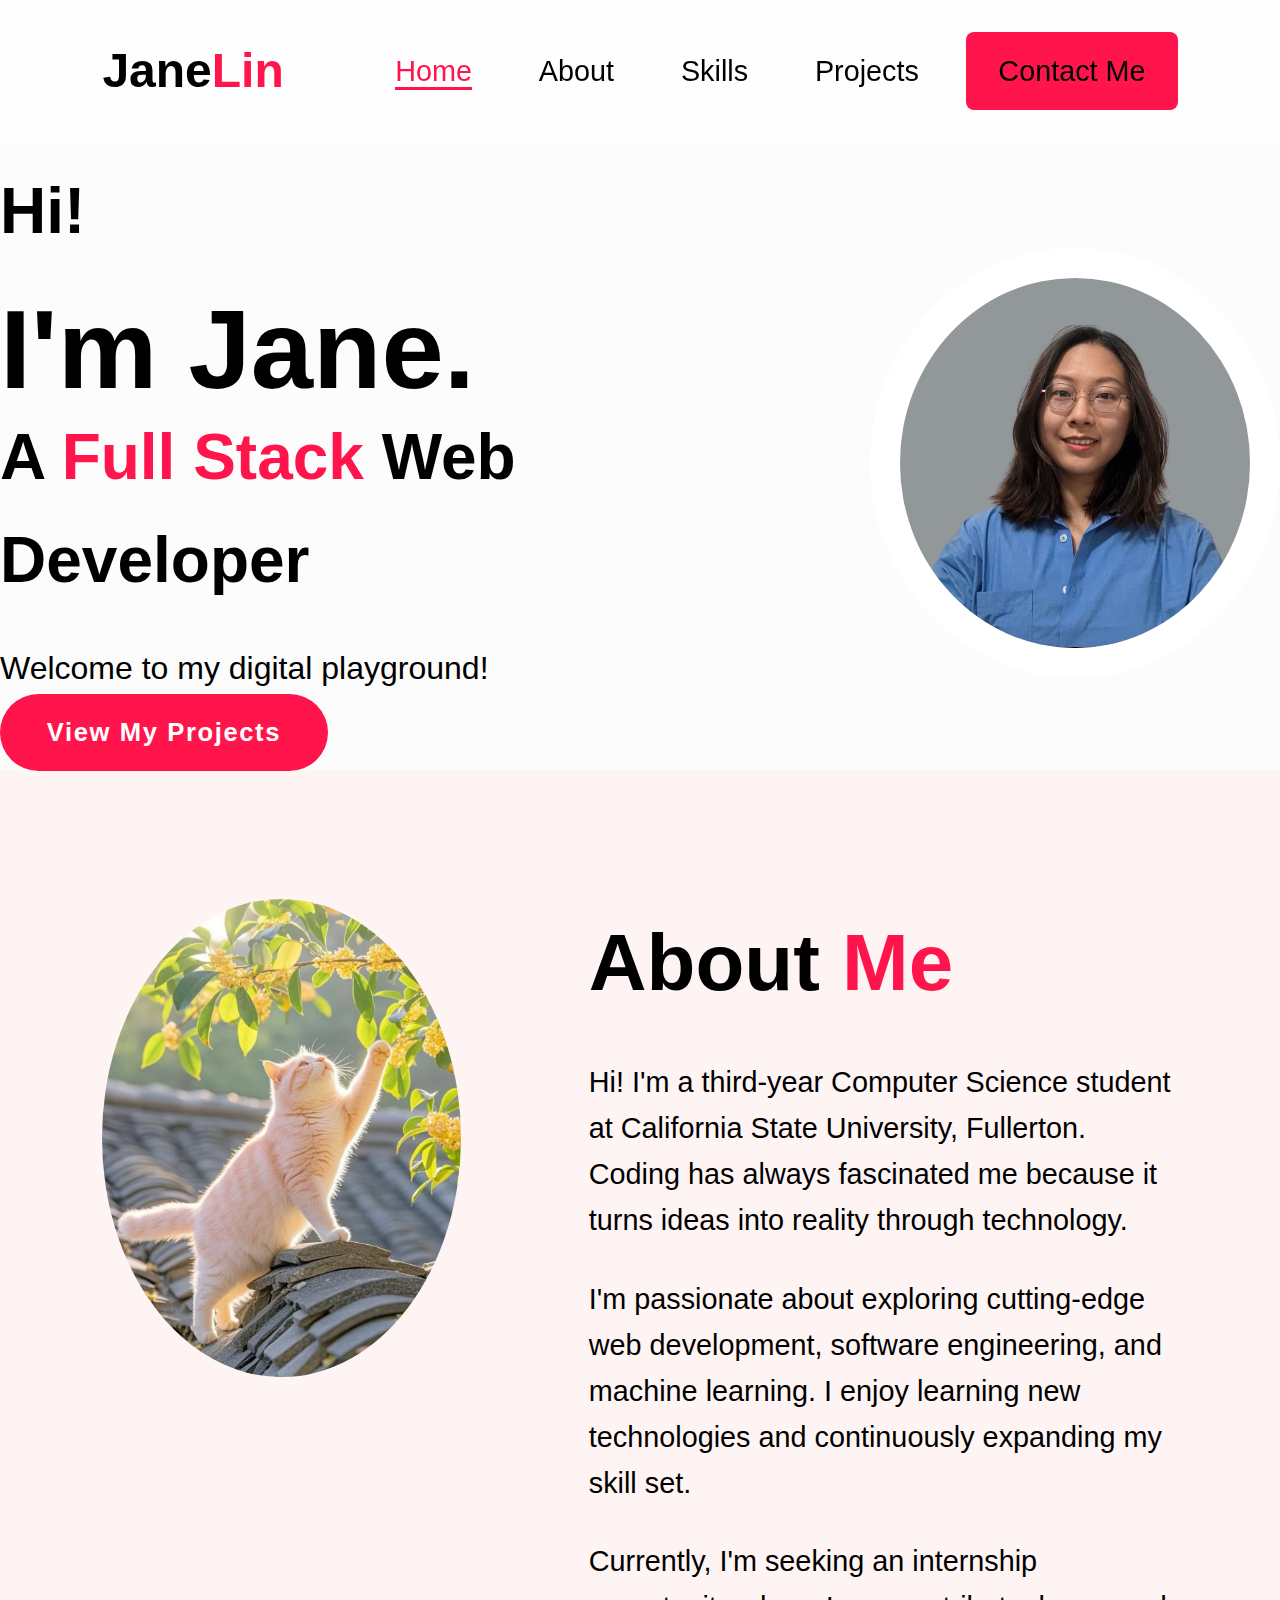
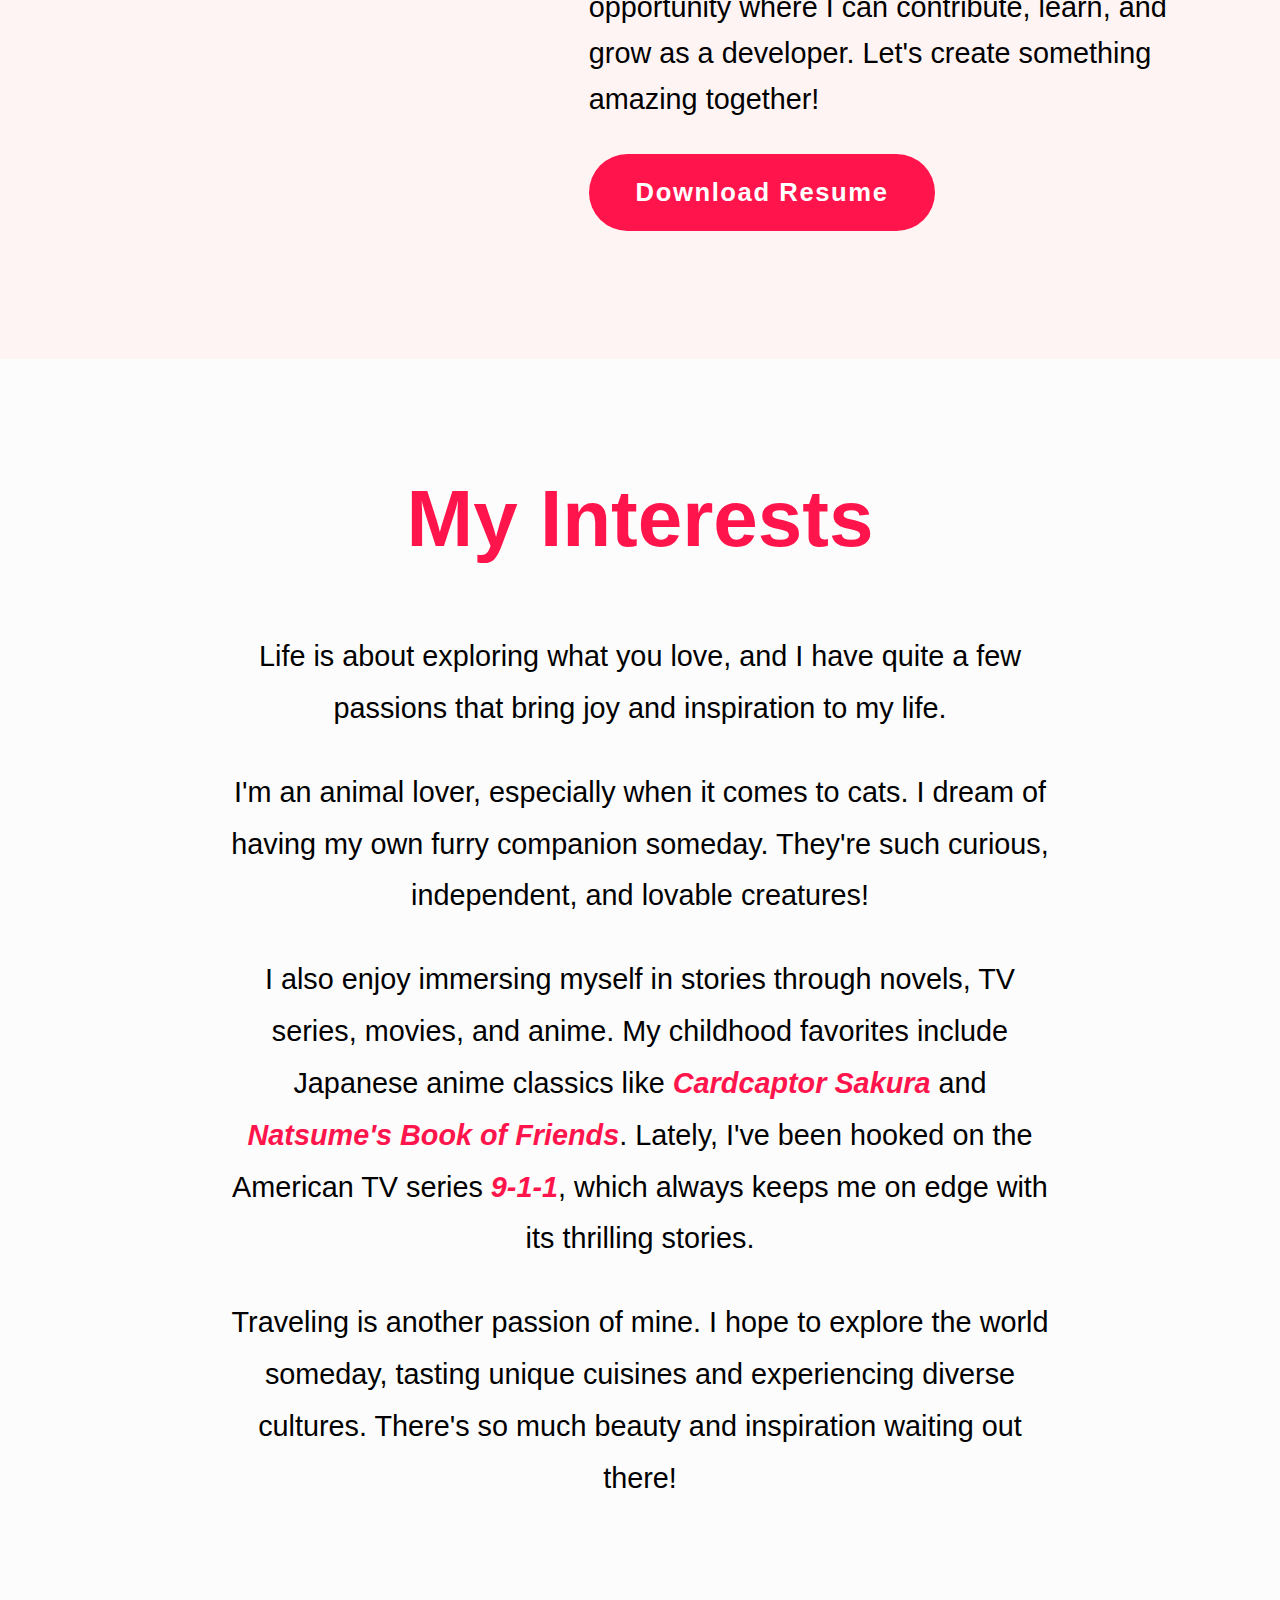
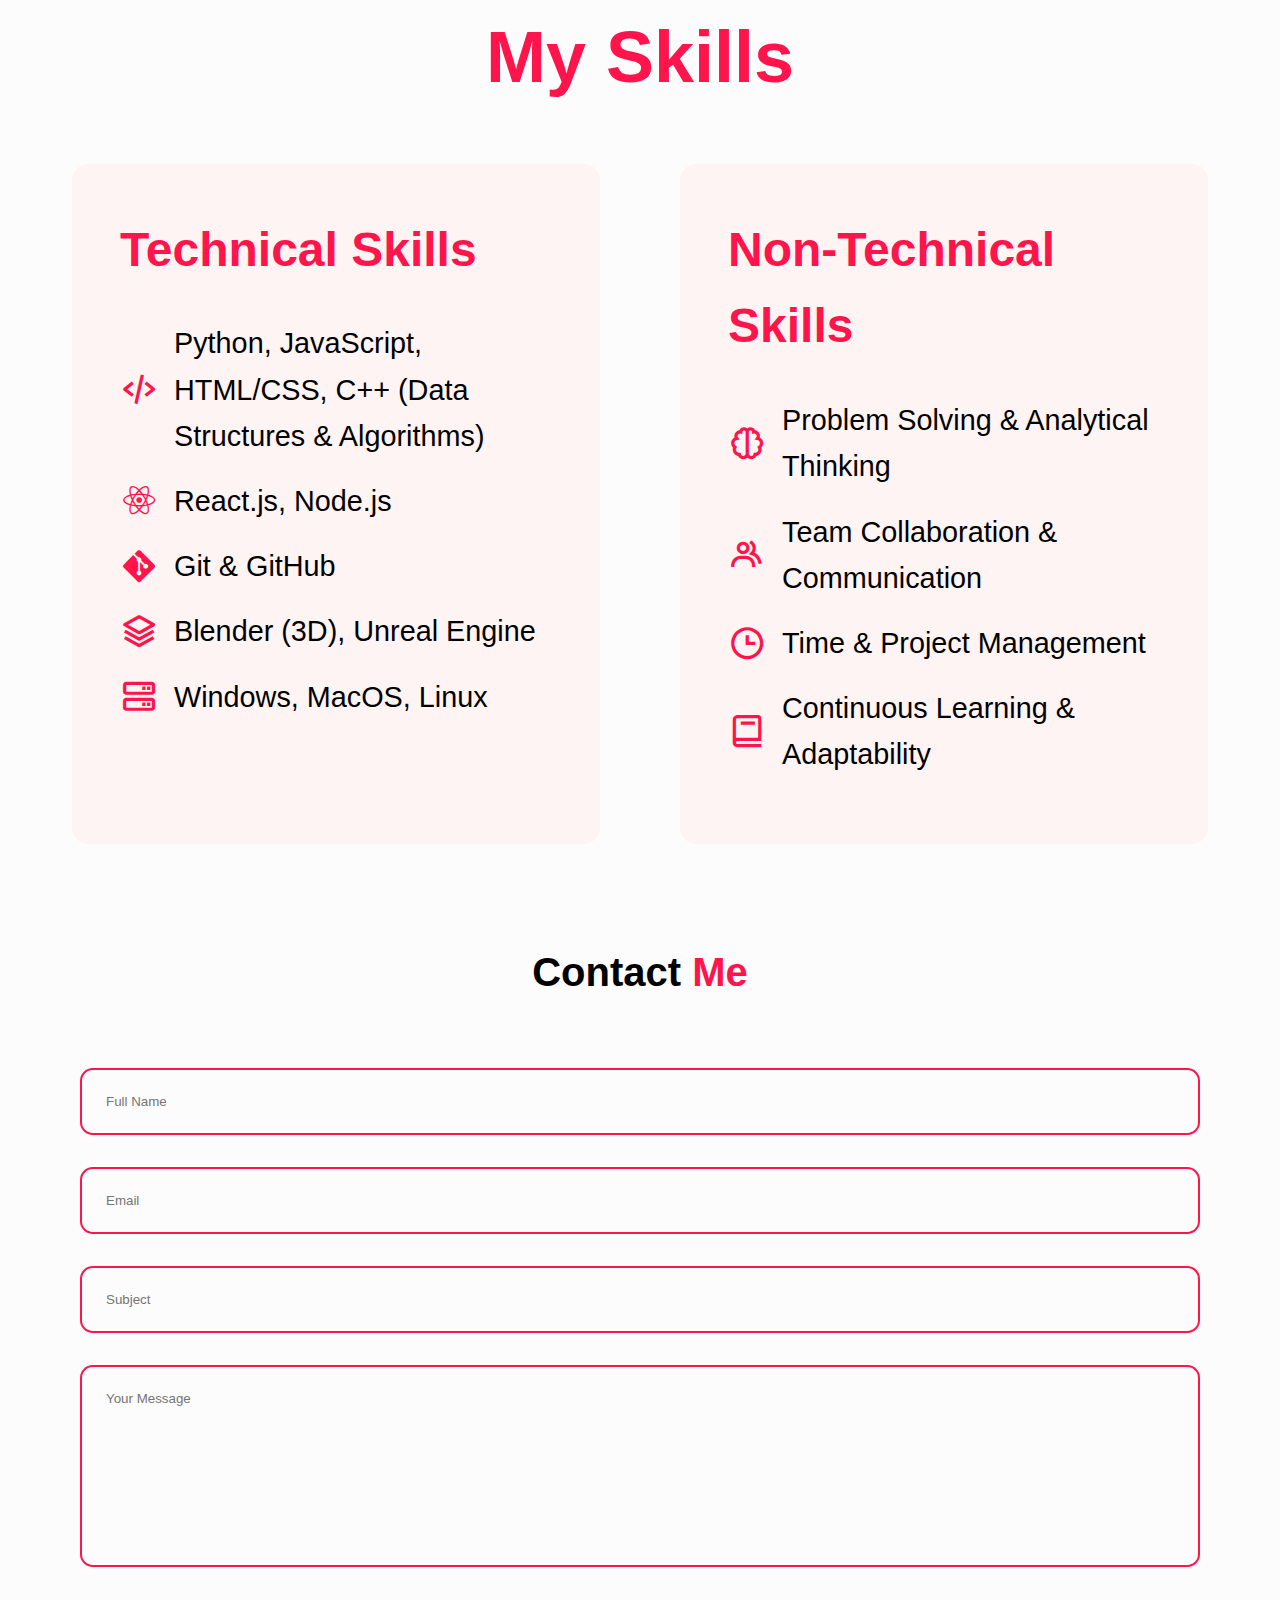
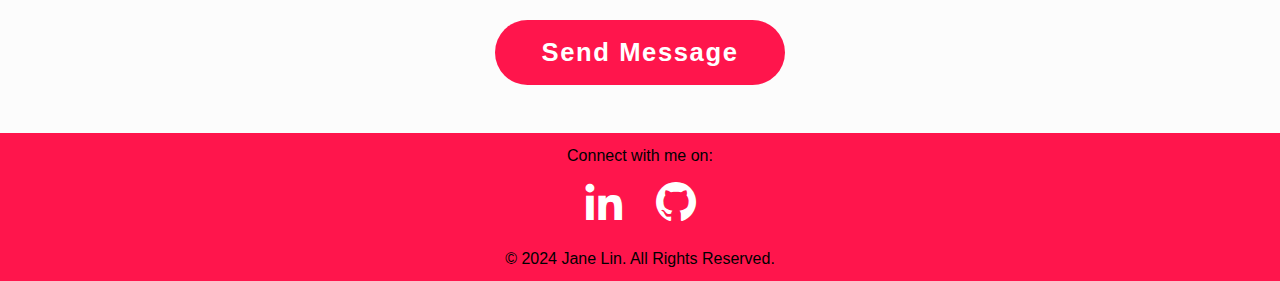
<file: CPSC 349 final project/index.html>
<!DOCTYPE html>
<html lang="en">
<head>
    <meta charset="UTF-8">
    <meta name="viewport" content="width=device-width, initial-scale=1.0">
    <title>Jane Lin Portfolio</title>
    <link rel="stylesheet" href="style.css">
    <link href="https://cdn.jsdelivr.net/npm/boxicons@2.1.4/css/boxicons.min.css" rel="stylesheet">
</head>
<body>

<!-- Navbar -->
<header class="header">
    <a href="#home" class="logo">Jane<span>Lin</span></a>

    <nav class="navbar">
        <a href="#home" class="active">Home</a>
        <a href="#about">About</a>
        <a href="#skills">Skills</a>
        <a href="projects.html" class="nav-link">Projects</a>
    </nav>

    <a href="#contact" class="contact">Contact Me</a>
</header>

<!-- Homepage -->
<section id="home" class="home">
    <div class="home-content">
        <h3>Hi!</h3>
        <h1>I'm Jane.</h1>
        <h3 class="text-animation">A <span>Full Stack </span>Web Developer</h3>
        <p>Welcome to my digital playground! </p>
        <a href="projects.html" class="btn primary-btn">View My Projects</a> <!-- 引导到 Projects 页面 -->
    </div>

    <div class="home-img">
        <img src="image.jpg" alt="Profile Image">
    </div>
</section>

<!-- About Section -->
<section id="about" class="about">
    <div class="about-img">
        <img src="cat.JPG" alt="About Image">
    </div>

    <div class="about-content">
        <h2 class="heading">About <span>Me</span></h2>
        <p>
          Hi! I'm a third-year Computer Science student at California State University, Fullerton. 
          Coding has always fascinated me because it turns ideas into reality through technology.
      </p>
      <p>
          I'm passionate about exploring cutting-edge web development, software engineering, and machine learning.
          I enjoy learning new technologies and continuously expanding my skill set.
      </p>
      <p>
          Currently, I'm seeking an internship opportunity where I can contribute, learn, and grow as a developer. 
          Let's create something amazing together!
      </p>
      <a href="https://docs.google.com/document/d/1BwM1DqgLJeQHEiapROVxtsJxMdTAMgETtHqBFyuIk3k/edit?usp=drive_link" class="btn" target="_blank" rel="noopener noreferrer">
        Download Resume
    </a>
    </div>
</section>

<!-- Interests Section -->
<section id="interests" class="interests-content">
  <h2 class="heading">My <span>Interests</span></h2>

  <p>
      Life is about exploring what you love, and I have quite a few passions that bring joy and inspiration to my life.
  </p>

  <p>
      I'm an animal lover, especially when it comes to cats. I dream of having my own furry companion someday. 
      They're such curious, independent, and lovable creatures!
  </p>

  <p>
      I also enjoy immersing myself in stories through novels, TV series, movies, and anime. 
      My childhood favorites include Japanese anime classics like <em>Cardcaptor Sakura</em> and <em>Natsume's Book of Friends</em>. 
      Lately, I've been hooked on the American TV series <em>9-1-1</em>, which always keeps me on edge with its thrilling stories.
  </p>

  <p>
      Traveling is another passion of mine. 
      I hope to explore the world someday, tasting unique cuisines and experiencing diverse cultures. 
      There's so much beauty and inspiration waiting out there!
  </p>
</section>

<!-- Skills Section -->
<section id="skills" class="skills-content">
  <h2 class="heading">My <span>Skills</span></h2>

  <div class="skills-container">
      <!-- Technical Skills -->
      <div class="skill-category">
          <h3>Technical Skills</h3>
          <ul class="skills-list">
              <li><i class='bx bx-code-alt'></i> Python, JavaScript, HTML/CSS, C++ (Data Structures & Algorithms)</li>
              <li><i class='bx bxl-react'></i> React.js, Node.js</li>
              <li><i class='bx bxl-git'></i> Git & GitHub</li>
              <li><i class='bx bx-layer'></i> Blender (3D), Unreal Engine</li>
              <li><i class='bx bx-server'></i> Windows, MacOS, Linux</li>
          </ul>
      </div>

      <!-- Non-Technical Skills -->
      <div class="skill-category">
          <h3>Non-Technical Skills</h3>
          <ul class="skills-list">
              <li><i class='bx bx-brain'></i> Problem Solving & Analytical Thinking</li>
              <li><i class='bx bx-group'></i> Team Collaboration & Communication</li>
              <li><i class='bx bx-time'></i> Time & Project Management</li>
              <li><i class='bx bx-book'></i> Continuous Learning & Adaptability</li>
          </ul>
      </div>
  </div>
</section>



<!-- Contact Form -->
 <section id="contact" class="contacts">
  <h2 class = "#">Contact <span>Me</span></h2>
  <form action = "#">
    <div class = "input-box">
    <input type="text" placeholder="Full Name" required>
    <input type="email" placeholder="Email" required>
    <input type="subject" placeholder="Subject" required>
  </div>

    <textarea name = "" id ="" cols="30"
    rows="10" placeholder="Your Message"></textarea>

    <input type = "submit" value = "Send Message" class = "btn">
    
  </form>
</section>

<!-- Footer -->
<footer>
    <p>Connect with me on:</p>
    <div class="social-icons">
        <a href="https://linkedin.com/in/enhui-lin-m1522" target="_blank"><i class='bx bxl-linkedin'></i></a>
        <a href="https://github.com/elin525" target="_blank"><i class='bx bxl-github'></i></a>
    </div>
    <p>&copy; 2024 Jane Lin. All Rights Reserved.</p>
</footer>

<script src="async.js"></script>
</body>
</html>
</file>
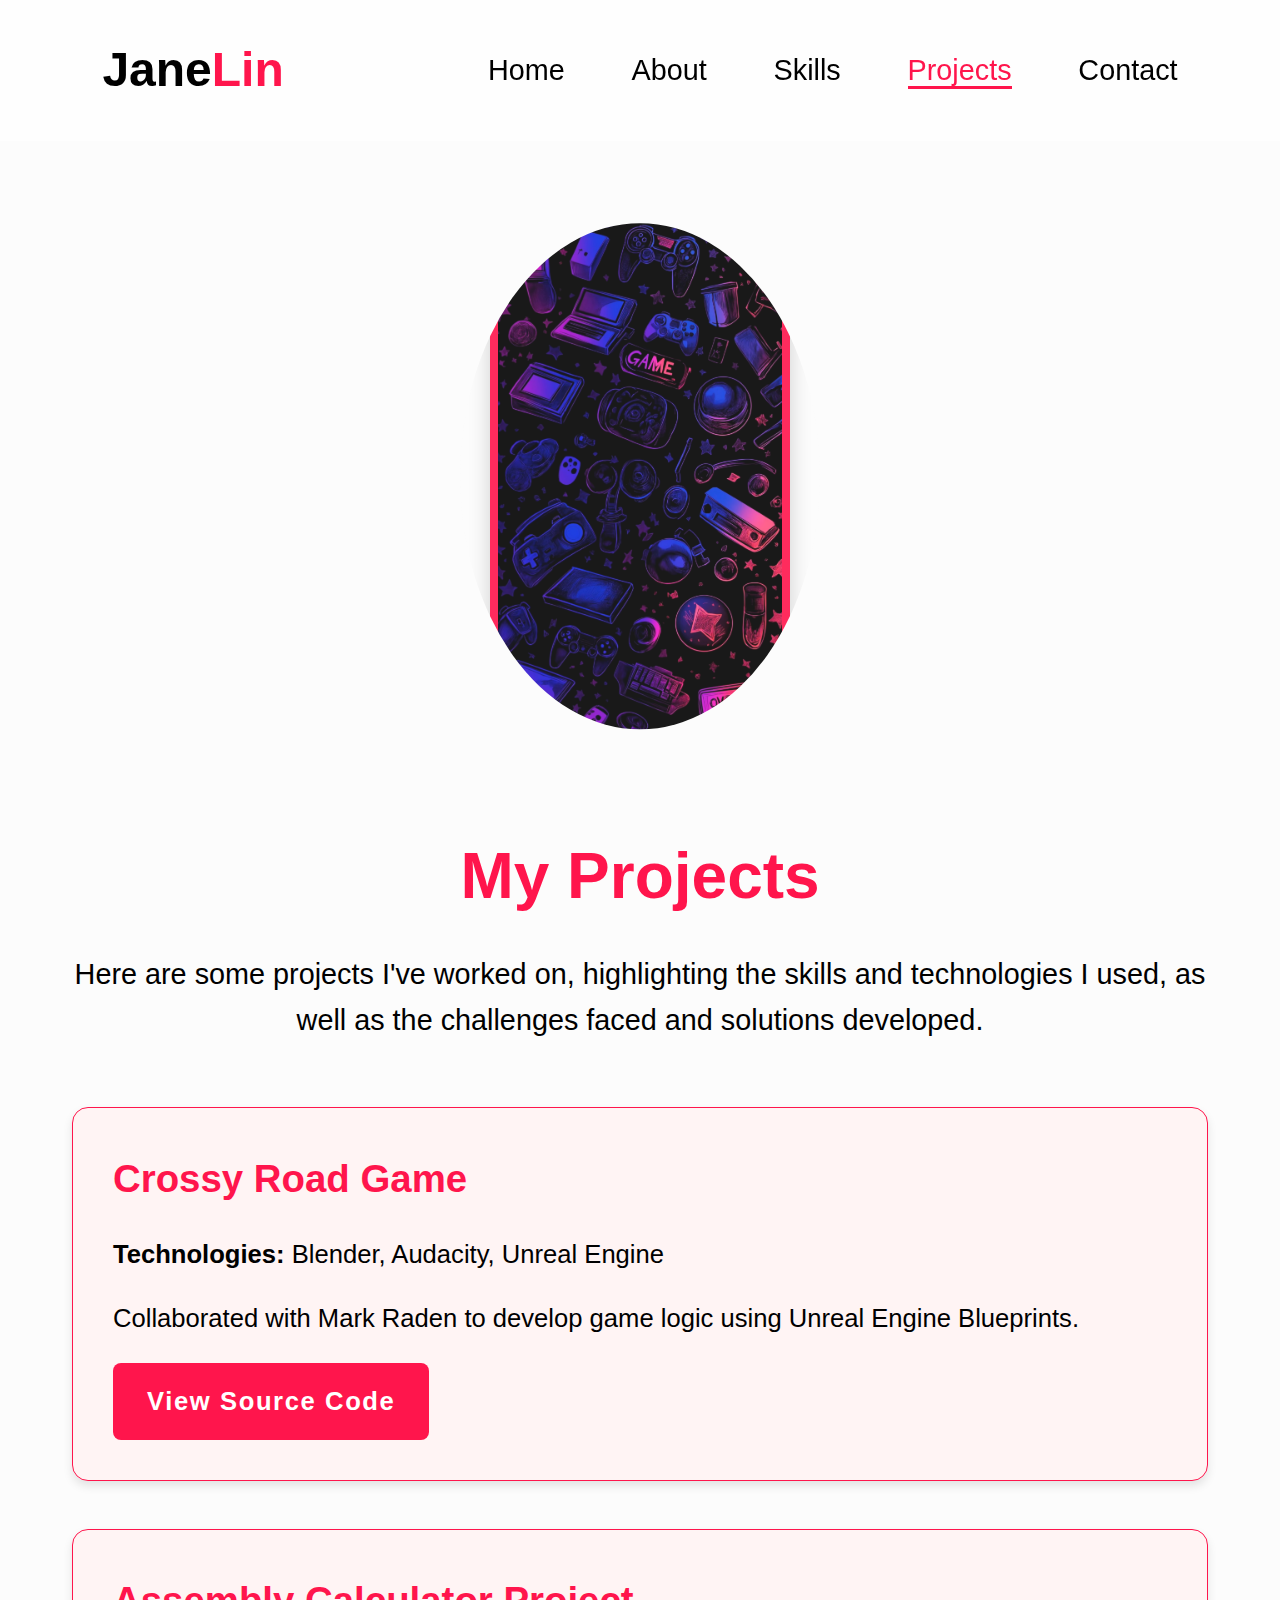
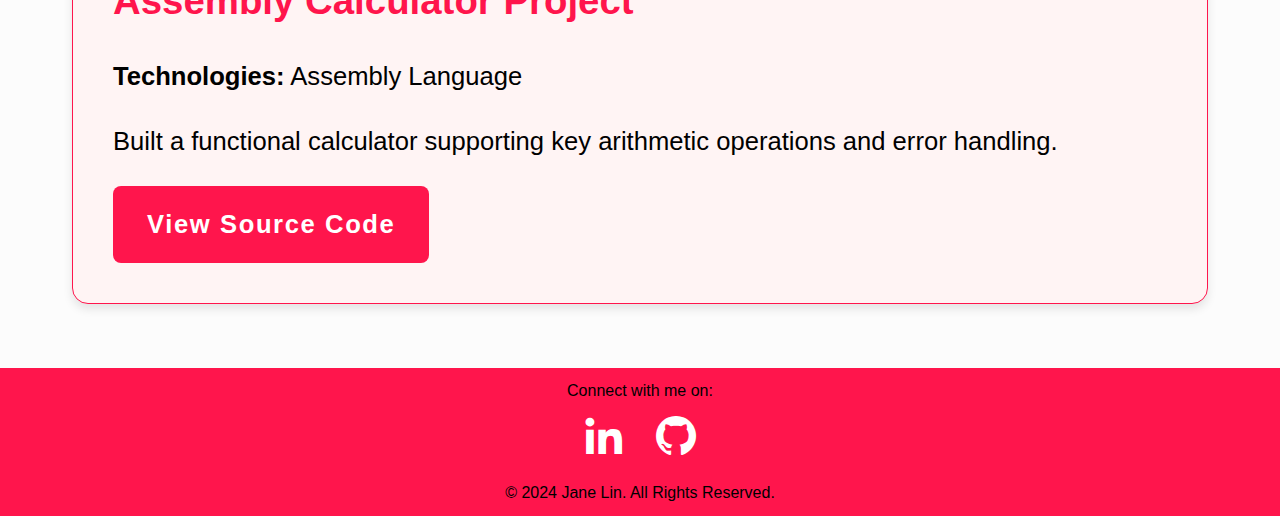
<file: CPSC 349 final project/projects.html>
<!DOCTYPE html>
<html lang="en">
<head>
    <meta charset="UTF-8">
    <meta name="viewport" content="width=device-width, initial-scale=1.0">
    <title>Projects</title>
    <link rel="stylesheet" href="style.css">
    <!-- Boxicons -->
    <link href="https://unpkg.com/boxicons@2.1.4/css/boxicons.min.css" rel="stylesheet">
</head>
<body>

<!-- Navbar -->
<header class="header">
    <a href="index.html" class="logo">Jane<span>Lin</span></a>

    <nav class="navbar">
        <a href="index.html" class="nav-link">Home</a>
        <a href="index.html#about" class="nav-link">About</a>
        <a href="index.html#skills" class="nav-link">Skills</a>
        <a href="projects.html" class="nav-link active">Projects</a>
        <a href="index.html#contact" class="nav-link">Contact</a>
    </nav>
</header>

<!-- Projects Page -->
<section id="projects" class="projects-page">
    <!-- Project Home Image -->
    <div class="projects-image">
        <img src="it.JPG" alt="Projects Image" class="projects-img">
    </div>

    <h1 class="heading">My <span>Projects</span></h1>
    <p class="intro-text">
        Here are some projects I've worked on, highlighting the skills and technologies I used, 
        as well as the challenges faced and solutions developed.
    </p>

    <div class="projects-container">
        <!-- Project 1 -->
        <div class="project-card">
            <h2>Crossy Road Game</h2>
            <p><strong>Technologies:</strong> Blender, Audacity, Unreal Engine</p>
            <p>Collaborated with Mark Raden to develop game logic using Unreal Engine Blueprints.</p>
            <a href="https://github.com/mdraden/CrossyRoad" target="_blank" class="btn primary-btn">View Source Code</a>
        </div>

        <!-- Project 2 -->
        <div class="project-card">
            <h2>Assembly Calculator Project</h2>
            <p><strong>Technologies:</strong> Assembly Language</p>
            <p>Built a functional calculator supporting key arithmetic operations and error handling.</p>
            <a href="https://drive.google.com/file/d/1zcXvpw_kGkufML9RExABZqCqBlRSvMMp/view?usp=sharing" class="btn primary-btn">View Source Code</a>
        </div>
    </div>
</section>

<!-- Footer -->
<footer>
    <p>Connect with me on:</p>
    <div class="social-icons">
        <a href="https://linkedin.com/in/enhui-lin-m1522" target="_blank"><i class='bx bxl-linkedin'></i></a>
        <a href="https://github.com/elin525" target="_blank"><i class='bx bxl-github'></i></a>
    </div>
    <p>&copy; 2024 Jane Lin. All Rights Reserved.</p>
</footer>

</body>
</html>
</file>
<file: CPSC 349 final project/style.css>
* {
    margin: 0;
    padding: 0;
    box-sizing: border-box;
    font-family: 'Poppins', sans-serif;
    text-decoration: none;
}

/* Constant Variables */
:root {
    --bg-color: #fcfcfc;
    --second-bg-color: #fff4f4;
    --main-color: #ff154c;
    --text-color: black;
}

/* General Styles */
body {
    background: var(--bg-color);
    color: var(--text-color);
    font-size: 62.5%;
    line-height: 1.6;
}

a {
    color: var(--text-color);
    transition: color 0.3s;
}

/* Navbar */
.header {
    position: fixed;
    top: 0;
    width: 100%;
    padding: 2rem 8%;
    background: rgba(255, 255, 255, 0.7);
    backdrop-filter: blur(20px);
    display: flex;
    justify-content: space-between;
    align-items: center;
    z-index: 100;
}

.logo {
    font-size: 3rem;
    font-weight: 800;
}

.logo{
    font-size: 3rem;
    color:var(--text-color);
    font-weight: 800;
    transition: 0.3s ease;
}

.logo:hover{
    transform:scale(1,1)
}

span{
    color: var(--main-color);
}

.navbar a{
    font-size: 1.8rem;
    color: black;
    font-weight: 500;
    margin-left: 4rem;
    transition: 0.3s ease;
    border-bottom: 3px solid transparent;
}
  
.navbar a:hover, .navbar a.active {
    color: var(--main-color);
    border-bottom: 3px solid var(--main-color);
}


.contact {
    padding: 1rem 2rem;
    background-color: var(--main-color);
    color: black;
    border-radius: 8px;
    font-size: 1.8rem;
    transition: all 0.3s ease;
}

.contact:hover {
    background: var(--second-bg-color);
    color: var(--main-color);
    transform: scale(1.1);
}

/* Homepage */
.home {
    display: flex;
    justify-content: center;
    align-items: center;
    gap: 8rem;
    padding-top: 10rem;
}

.home-content h3 {
    font-size: 4rem;
    font-weight: 700;
    margin-bottom: 2rem;
}

.home-content h1 {
    font-size: 7rem;
    font-weight: 800;
    line-height: 1;
}

.home-content p {
    font-size: 2rem;
    margin-top: 2rem;
    max-width: 700px;
}

.home-img img {
    width: 32vw;
    border-radius: 50%;
    border: 30px solid white;
}

/* About Section */
.about {
    display: flex;
    gap: 8rem;
    padding: 8rem 8%;
    background: var(--second-bg-color);
}

.about-img img {
    width: 28vw;
    border-radius: 50%;
}

.about-content h2 {
    font-size: 5rem;
}

.about-content p {
    font-size: 1.8rem;
    margin: 2rem 0;
}

.btn{
    display: inline-block;
    padding: 1rem 2.8rem;
    background: var(--main-color);
    border-radius: 4rem;
    font-size: 1.6rem;
    color: white;
    border: 2px solid transparent;
    letter-spacing: 0.1rem;
    font-weight: 600;
    transition: 0.3s ease;
    cursor: pointer;
}

.btn:hover{
    transform: scale(1.05);
    background: var(--bg-color);
    color: var(--main-color);
    border: 2px solid var(--main-color);
}

/* Interests Section */
.interests-content {
    max-width: 900px;
    margin: 6rem auto;
    padding: 0 2rem;
    text-align: center;
}

.interests-content .heading {
    font-size: 5rem;
    color: var(--main-color);
    margin-bottom: 3rem;
}

.interests-content p {
    font-size: 1.8rem;
    line-height: 1.8;
    margin-bottom: 2rem;
}

.interests-content em {
    font-style: italic;
    color: var(--main-color);
    font-weight: bold;
}

/* Skills Section */
.skills-content {
    max-width: 1200px;
    margin: 6rem auto;
    padding: 0 2rem;
    text-align: center;
}

.skills-content .heading {
    font-size: 4.5rem;
    color: var(--main-color);
    margin-bottom: 3rem;
}

.skills-content p {
    font-size: 1.8rem;
    margin-bottom: 4rem;
    color: var(--text-color);
}

/* Display Two Skills-Container */
.skills-container {
    display: flex;
    justify-content: space-between;
    gap: 5rem;
}

/* Skill Card */
.skill-category {
    flex: 1;
    background: var(--second-bg-color);
    padding: 3rem;
    border-radius: 1rem;
    text-align: left;
}

.skill-category h3 {
    font-size: 3rem;
    color: var(--main-color);
    margin-bottom: 2rem;
}

.skills-list {
    list-style: none;
    padding: 0;
}

.skills-list li {
    font-size: 1.8rem;
    margin: 1.2rem 0;
    display: flex;
    align-items: center;
    gap: 1rem;
}

.skills-list i {
    font-size: 2.4rem;
    color: var(--main-color);
}

/* Support Different Devices */
@media screen and (max-width: 768px) {
    .skills-container {
        flex-direction: column;
        gap: 3rem;
    }

    .skill-category h3 {
        font-size: 2.5rem;
    }

    .skills-list li {
        font-size: 1.6rem;
    }
}

/* Projects Section */
.projects-page {
    max-width: 1200px;
    margin: 0 auto;
    padding: 10rem 2rem 4rem; /* add top padding */
    text-align: center;
}

.projects-page .heading {
    font-size: 4rem;
    color: var(--main-color);
    margin: 2rem 0 1.5rem;
}

/* Projects  Image*/
.projects-image {
    margin-bottom: 2rem;
    position: relative;
}

.projects-img {
    max-width: 300px; 
    height: auto;
    display: block;
    margin: 0 auto; /* place image on the center */
    box-shadow: 0 10px 20px rgba(0, 0, 0, 0.2); /* add shadow effect */
    border: 8px solid var(--main-color); /* add color to the border */
    opacity: 0.9;
    transition: transform 0.3s ease, opacity 0.3s ease;
    /* use clip-path to set the shape of image */
    clip-path: ellipse(60% 40% at 50% 50%);
}

.projects-img:hover {
    transform: scale(1.05); /* hover effect */
    opacity: 1;
}


/* Intro Text */
.projects-page .intro-text {
    font-size: 1.8rem;
    margin-bottom: 4rem;
    color: var(--text-color);
}

/* Projects container */
.projects-container {
    display: flex;
    flex-direction: column;
    gap: 3rem;
}

.project-card {
    background: var(--second-bg-color);
    border: 1px solid var(--main-color);
    border-radius: 1rem;
    padding: 2.5rem;
    box-shadow: 0 5px 10px rgba(0, 0, 0, 0.1);
    text-align: left;
}

.project-card h2 {
    font-size: 2.4rem;
    color: var(--main-color);
    margin-bottom: 1.5rem;
}

.project-card p {
    font-size: 1.6rem;
    margin-bottom: 1.5rem;
}

.project-card .btn {
    display: inline-block;
    padding: 1rem 2rem;
    background: var(--main-color);
    color: white;
    border-radius: 0.5rem;
    text-decoration: none;
    transition: background 0.3s ease;
}

.project-card .btn:hover {
    background: var(--text-color);
    color: var(--main-color);
}


/* Contact Form */
.contacts{
    background-color: var(--third-bg-color);
}

.contacts h2{
    margin-bottom: 3rem;
    font-size: 40px;
    color:black;
    margin: center;
    text-align: center;
}

.contacts form{
    max-width: 70rem;
    margin: 1rem auto;
    text-align: center;
    margin-bottom: 3rem;
}
  
.contacts form .input-box{
    display: flex;
    justify-content: center;
    flex-wrap: wrap;
}

.contacts form .input-box input, .contacts form textarea{
    width: 100%;
    padding: 1.5rem;
    font-size: 1.6 rem;
    color: var(--text-color);
    background: var(--bg-color);
    border-radius: 0.8rem;
    border: 2px solid var(--main-color);
    margin: 1rem 0;
    resize: none;
}

.contacts form .btn{
    margin-top: 2rem;
}

/* Bottom */
footer{
    position: relative;
    background-color: var(--main-color);
    color: black;
    padding: 10px 0;
    bottom: 0;
    font-size:medium;
    text-align: center;
}
  
.social-icons a{
    color: white;
    margin: 0 10px;
    font-size: 3rem;
    transition: transform 0.3s;
}
  
.social-icons a:hover {
    transform: scale(1.1);
}
</file>
